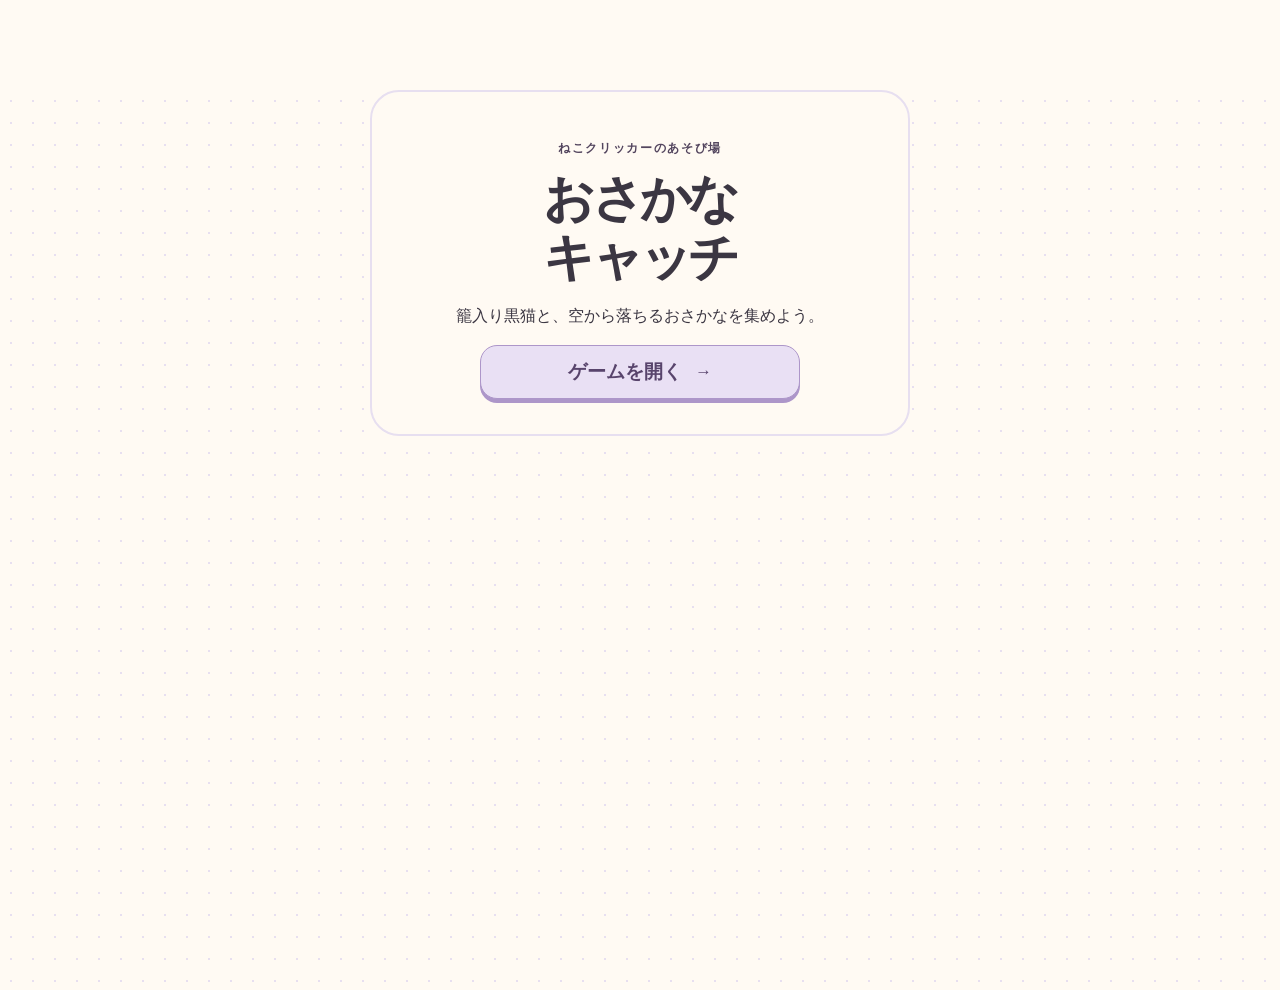
<file: index.html>
<!doctype html>
<html lang="ja">
<meta charset="utf-8">
<meta name="viewport" content="width=device-width, initial-scale=1">
<meta name="theme-color" content="#faf5e9">
<title>ねこクリッカーのあそび場</title>
<link rel="stylesheet" href="./game/black-basket/style.css">
<body>
  <main class="portal">
    <p class="eyebrow">ねこクリッカーのあそび場</p>
    <h1>おさかな<br>キャッチ</h1>
    <p>籠入り黒猫と、空から落ちるおさかなを集めよう。</p>
    <a class="primary" href="./game/black-basket/">ゲームを開く <span aria-hidden="true">→</span></a>
  </main>
</body>
</html>
</file>
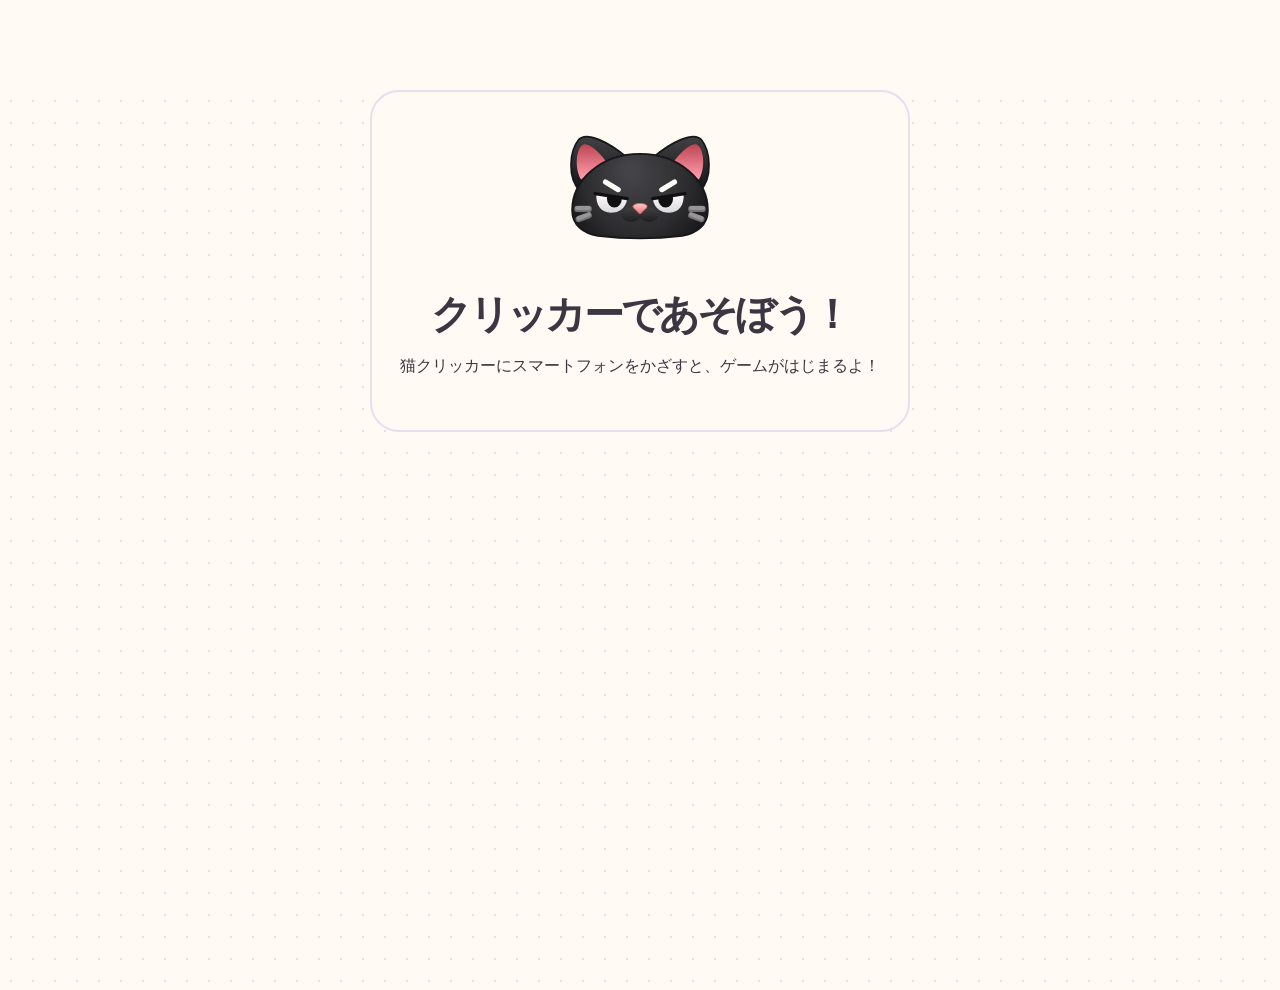
<file: game/black-basket/index.html>
<!doctype html>
<html lang="ja">
<head>
  <meta charset="utf-8">
  <meta name="referrer" content="no-referrer">
  <meta http-equiv="Content-Security-Policy" content="default-src 'self'; script-src 'self'; style-src 'self' 'unsafe-inline'; img-src 'self' data: blob:; connect-src 'self'; worker-src 'self'; object-src 'none'; base-uri 'none'; form-action 'none'">
  <meta name="viewport" content="width=device-width, initial-scale=1, viewport-fit=cover">
  <meta name="theme-color" content="#faf5e9">
  <title>おさかなキャッチ 黒猫版｜ねこクリッカー</title>
  <link rel="manifest" href="./manifest.webmanifest">
  <link rel="icon" href="./assets/black-cat-192.png">
  <link rel="apple-touch-icon" href="./assets/black-cat-192.png">
  <link rel="stylesheet" href="./style.css">
  <script src="./cat-face.js" defer></script>
  <script src="./access.js" defer></script>
</head>
<body>
  <section id="access-guide" class="portal access-guide">
    <canvas id="access-cat" width="200" height="160" aria-label="黒猫"></canvas>
    <h1>クリッカーであそぼう！</h1>
    <p>猫クリッカーにスマートフォンをかざすと、ゲームがはじまるよ！</p>
  </section>
  <dialog id="session-conflict" class="progress-dialog">
    <p>別の画面でゲームが開いています。</p>
    <button id="take-session" class="secondary" type="button">この画面であそぶ</button>
    <button id="close-session" class="secondary" type="button">閉じる</button>
  </dialog>
  <dialog id="resume-dialog" class="progress-dialog">
    <p>ゲームを一時停止しています。</p>
    <button id="resume-game" class="primary" type="button">つづきからあそぶ</button>
  </dialog>
  <main class="app" hidden>
    <header class="toolbar" id="common-header">
      <a href="../../" class="home"><span class="home-icon" aria-hidden="true">⌂</span> ねこクリッカー</a>
      <button id="sound" class="sound" type="button" aria-label="効果音" aria-pressed="false"><span aria-hidden="true">♪</span> <span id="sound-state" aria-hidden="true">OFF</span></button>
    </header>
    <section id="title" class="title">
      <p class="eyebrow">籠入り黒猫のミニゲーム</p>
      <h1>おさかな<span>キャッチ</span></h1>
      <p class="intro">黒猫を動かして、おさかなを集めよう！</p>
    </section>
    <div id="field" class="field">
      <canvas id="scene" aria-label="籠に入った黒猫とおさかな"></canvas>
      <div id="hud" class="hud" hidden>
        <span id="play-stage" class="play-stage"></span>
        <div><span>スコア</span><strong id="score">0</strong></div>
        <div><span>のこり</span><strong id="time">30</strong><small> 秒</small></div>
      </div>
      <div id="power-hud" class="power-hud" hidden>
        <strong id="fever-chip" class="power-chip fever-chip" hidden></strong>
        <span id="magnet-chip" class="power-chip magnet-chip" hidden></span>
        <span id="guard-chip" class="power-chip guard-chip" hidden></span>
      </div>
      <p id="legend-toast" class="legend-toast" role="status" hidden>でんせつの金魚をキャッチ！</p>
      <p id="mission-toast" class="mission-toast" role="status" hidden></p>
      <section id="result" class="result" aria-labelledby="result-title" hidden>
        <div id="confetti" class="confetti" aria-hidden="true"></div>
        <div class="result-card">
          <h2 id="result-title" tabindex="-1">おしまい！</h2>
          <p class="total">今回のスコア <strong id="final-score">0</strong></p>
          <p id="record-badge" class="record-badge" hidden>ハイスコア更新！</p>
          <dl>
            <div><dt>ハイスコア</dt><dd id="final-best">0</dd></div>
            <div><dt>キャッチした魚</dt><dd><span id="final-fish">0</span> 匹</dd></div>
          </dl>
          <dl class="round-progress">
            <div><dt>獲得XP</dt><dd id="earned-xp">—</dd></div>
            <div id="round-rewards-row" hidden><dt>ボーナス</dt><dd id="round-rewards"></dd></div>
            <div><dt><span id="discovery-badge" class="new-badge" hidden>NEW</span> 新しく発見した魚</dt><dd id="new-fish">—</dd></div>
            <div><dt>解除した実績</dt><dd id="new-missions">—</dd></div>
          </dl>
          <p id="aquarium-unlock" class="level-up" hidden>水族館の新しい背景をゲット！</p>
          <p id="level-up" class="level-up" role="status" hidden></p>
          <p id="save-warning" class="save-warning" role="status" hidden>進捗を保存できませんでした。このページを開いたまま次のプレイを終えると再試行します。</p>
          <button id="replay" class="primary" type="button">もういっかい <span aria-hidden="true">↻</span></button>
          <button id="return-title" class="secondary result-back" type="button">タイトルへ戻る</button>
        </div>
      </section>
    </div>
    <section id="menu" class="menu">
      <div class="legend" aria-label="得点">
        <span><i class="fish-mark" aria-hidden="true"></i>さかな <b>+10</b></span>
        <span><i class="fish-mark gold" aria-hidden="true"></i>金のさかな <b>+50</b></span>
        <span><i class="boot-mark" aria-hidden="true"></i>長靴 <b>−20</b></span>
      </div>
      <button id="start" class="primary" type="button">あそぶ！ <span aria-hidden="true">▶</span></button>
      <label class="stage-control" for="stage-choice">ステージ
        <select id="stage-choice"></select>
      </label>
      <p class="best"><span aria-hidden="true">★</span> ハイスコア <strong id="best">0</strong></p>
      <details class="power-guide">
        <summary>フィーバーとアイテム</summary>
        <ul>
          <li>10コンボごとに5秒間、魚の得点が2倍（1プレイ2回まで）</li>
          <li>時計　残り時間 +5秒（1プレイ1回まで）</li>
          <li>磁石　3秒間、近くの魚を引き寄せる</li>
          <li>星　5秒間、長靴の減点とコンボ切断を防ぐ</li>
        </ul>
      </details>
      <div class="profile">
        <div class="progress-row"><strong id="level">Lv. 1</strong><span id="rank"></span><small id="xp-label"></small></div>
        <p id="active-title" class="active-title" hidden></p>
        <progress id="xp-bar" aria-label="次のレベルまでの経験値" max="100" value="0"></progress>
      </div>
      <nav class="progress-actions" aria-label="やり込み">
        <button id="show-missions" class="secondary" type="button">ミッション</button>
        <button id="show-collection" class="secondary" type="button">おさかな図鑑</button>
      </nav>
      <button id="show-aquarium" class="secondary aquarium-link" type="button">マイ水族館</button>
      <div class="profile-links">
        <button id="show-records" type="button">プレイきろく</button>
        <button id="show-settings" type="button">セーブ・引き継ぎ</button>
      </div>
    </section>
    <dialog id="aquarium-dialog" class="aquarium-dialog" aria-labelledby="aquarium-title">
      <header class="aquarium-header">
        <button id="close-aquarium" class="secondary" type="button" autofocus>← 戻る</button>
        <div><h2 id="aquarium-title"><img class="aquarium-mascot" src="./assets/black-cat-192.png" alt="" width="24" height="24"> マイ水族館</h2><p id="aquarium-count"></p></div>
        <button id="view-aquarium" class="quiet-button" type="button" aria-pressed="false">鑑賞</button>
      </header>
      <div id="aquarium-tank" class="aquarium-tank">
        <canvas id="aquarium-canvas" aria-label="魚が泳ぐ水槽。魚をタップして遊べます"></canvas>
        <p id="aquarium-background-name"></p>
      </div>
      <p class="aquarium-tip">魚をタップでごあいさつ。空いているところをタップで鑑賞モード。</p>
      <nav class="aquarium-controls" aria-label="水族館の操作">
        <button id="choose-aquarium-fish" class="secondary" type="button">魚をえらぶ</button>
        <button id="feed-aquarium" class="secondary" type="button">エサをあげる</button>
        <button id="choose-aquarium-background" class="secondary" type="button">背景変更</button>
        <button id="photo-aquarium" class="secondary" type="button">写真を撮る</button>
      </nav>
      <section id="aquarium-fish-panel" class="aquarium-panel" hidden>
        <h3>魚をえらぶ</h3><ul id="aquarium-fish-list"></ul>
      </section>
      <section id="aquarium-background-panel" class="aquarium-panel" hidden>
        <h3>背景変更</h3><ul id="aquarium-background-list"></ul>
      </section>
      <p id="aquarium-status" class="aquarium-status" role="status"></p>
    </dialog>
    <dialog id="player-dialog" class="progress-dialog" aria-labelledby="player-dialog-title">
      <header>
        <button id="close-player" class="secondary" type="button" autofocus>← 戻る</button>
        <h2 id="player-dialog-title"></h2>
      </header>
      <div id="player-records" hidden>
        <dl id="stats-list" class="stats-list"></dl>
        <h3>称号コレクション</h3>
        <label for="title-choice">タイトルに表示する称号</label>
        <select id="title-choice"></select>
        <ul id="title-list" class="title-list"></ul>
      </div>
      <div id="player-settings" hidden>
        <p class="save-intro">ゲームの進み具合は自動で保存されます。スマホを変えるときは、引き継ぎコードを保存してね！</p>
        <dl id="save-overview" class="stats-list"></dl>
        <p id="backup-reminder" class="period-note" hidden>進み具合が増えました。引き継ぎコードを保存しておくと安心です。</p>
        <div class="save-buttons">
          <button id="copy-code" class="secondary" type="button">引き継ぎコードをコピー</button>
          <button id="share-code" class="secondary" type="button">引き継ぎコードを共有</button>
          <button id="save-code-file" class="secondary" type="button">ファイルとして保存</button>
        </div>
        <label id="generated-code-label" class="save-file-label" for="generated-code" hidden>作成したコード</label>
        <textarea id="generated-code" class="code-input" rows="3" readonly hidden></textarea>
        <details id="transfer-restore" class="save-details">
          <summary>引き継ぎコードから復元</summary>
          <label class="save-file-label" for="import-code">保存したコードを貼り付け</label>
          <textarea id="import-code" class="code-input" rows="3" spellcheck="false" autocapitalize="off"></textarea>
          <button id="check-code" class="secondary save-action" type="button">内容を確認</button>
        </details>
        <details class="save-details">
          <summary>詳細設定・JSONファイル</summary>
          <button id="export-save" class="secondary save-action" type="button">セーブデータをバックアップ</button>
          <label class="save-file-label" for="import-save">ファイルから復元</label>
          <input id="import-save" type="file" accept=".json,.txt,application/json,text/plain">
        </details>
        <p class="save-caveat">ブラウザのサイトデータを削除すると、端末内の自動バックアップも消えます。引き継ぎコードやファイルは別の場所に保管してください。</p>
        <section id="restore-preview" class="restore-preview" aria-labelledby="restore-title" hidden>
          <h3 id="restore-title">復元内容を確認</h3>
          <dl id="restore-summaries"></dl>
          <p>復元すると現在の進捗と設定がバックアップの内容に置き換わります。復元前のデータはこの端末に退避します。</p>
          <div class="progress-actions">
            <button id="cancel-restore" class="secondary" type="button">キャンセル</button>
            <button id="confirm-restore" class="secondary" type="button">復元する</button>
          </div>
        </section>
      </div>
      <p id="player-status" class="player-status" role="status"></p>
    </dialog>
    <dialog id="progress-dialog" class="progress-dialog" aria-labelledby="progress-dialog-title">
      <header>
        <button id="back-to-title" class="secondary" type="button" autofocus>← 戻る</button>
        <h2 id="progress-dialog-title"></h2>
        <div id="mission-tabs" class="mission-tabs" role="tablist" aria-label="ミッションの種類" hidden>
          <button type="button" role="tab" id="tab-achievements" aria-controls="mission-panel" aria-selected="true">実績</button>
          <button type="button" role="tab" id="tab-daily" aria-controls="mission-panel" aria-selected="false" tabindex="-1">毎日</button>
          <button type="button" role="tab" id="tab-weekly" aria-controls="mission-panel" aria-selected="false" tabindex="-1">週間</button>
        </div>
        <p id="progress-dialog-summary"></p>
      </header>
      <div id="collection-filters" class="collection-filters" hidden>
        <label>レア度 <select id="filter-rarity"><option value="">すべて</option></select></label>
        <label>ステージ <select id="filter-stage"><option value="">すべて</option></select></label>
      </div>
      <div id="mission-panel"><ul id="progress-list"></ul></div>
      <section id="fish-detail" class="fish-detail" aria-labelledby="fish-detail-title" hidden>
        <button id="back-to-fish" class="secondary" type="button">← 一覧へ</button>
        <h3 id="fish-detail-title" tabindex="-1"></h3>
        <div id="fish-detail-body"></div>
      </section>
    </dialog>
    <section id="menu-screen" class="menu-screen" aria-labelledby="menu-screen-title" hidden>
      <p class="eyebrow">ねこクリッカー</p>
      <h1 id="menu-screen-title">メニュー</h1>
      <div class="menu-list">
        <button type="button" data-menu="records">プレイきろく <span aria-hidden="true">›</span></button>
        <button type="button" data-menu="titles">称号コレクション <span aria-hidden="true">›</span></button>
        <button type="button" data-menu="save">セーブ・引き継ぎ <span aria-hidden="true">›</span></button>
        <button type="button" data-menu="sound">サウンド・設定 <span aria-hidden="true">›</span></button>
        <button type="button" data-menu="help">あそびかた <span aria-hidden="true">›</span></button>
      </div>
      <p class="version-label">おさかなキャッチ Ver.2.4.1</p>
    </section>
    <section id="help-screen" class="menu-screen" hidden>
      <button id="close-help" class="secondary" type="button">← メニュー</button>
      <h2>あそびかた</h2>
      <div class="help-card"><h3>30秒、おさかなを集めよう</h3>
        <p>画面を左右になぞって黒猫を動かそう。パソコンではマウスか左右キーで動かせます。</p>
        <p>普通の魚は10点、金の魚は50点。長靴は−20点です。レア魚の得点は図鑑で確認できます。</p>
        <p>10コンボで5秒間フィーバー！ 魚の得点が2倍になります（1プレイ2回まで）。</p></div>
      <div class="help-card"><h3>うれしいアイテム</h3>
        <p>時計は残り時間を5秒延長。磁石は3秒間、近くの魚を引き寄せます。星は5秒間、長靴をガードします。</p></div>
      <div class="help-card"><h3>集めて、かざろう</h3>
        <p>捕まえたレア魚は図鑑とマイ水族館へ。ステージごとの目標得点を達成すると水族館の背景が増えます。</p>
        <p>進み具合は自動保存されます。スマホを変える前に「セーブ・引き継ぎ」でコードを保存してね。</p></div>
    </section>
    <section id="sound-screen" class="menu-screen" hidden>
      <button id="close-sound" class="secondary" type="button">← メニュー</button>
      <h2>サウンド・設定</h2>
      <div class="help-card"><h3>効果音</h3><p>音符ボタンでオン・オフを切り替えます。</p><div id="sound-slot"></div></div>
      <p class="setting-note">端末の「視差効果を減らす」設定にも対応しています。</p>
    </section>
    <nav id="bottom-nav" class="bottom-nav" aria-label="メイン">
      <button type="button" data-tab="play" aria-current="page"><span class="nav-icon" data-icon="gamepad" aria-hidden="true"></span><span>あそぶ</span></button>
      <button type="button" data-tab="collection"><span class="nav-icon" data-icon="book" aria-hidden="true"></span><span>図鑑</span></button>
      <button type="button" data-tab="aquarium"><span class="nav-icon" data-icon="fish" aria-hidden="true"></span><span>水族館</span></button>
      <button type="button" data-tab="missions"><span class="nav-icon" data-icon="trophy" aria-hidden="true"></span><span>ミッション<span id="mission-dot" class="notification-dot" hidden></span></span></button>
      <button type="button" data-tab="menu"><span class="nav-icon" data-icon="menu" aria-hidden="true"></span><span>メニュー</span></button>
    </nav>
    <p id="save-indicator" class="save-indicator" role="status" hidden></p>
    <p id="instruction" class="instruction" hidden>左右になぞる・マウスを動かす・← → キー</p>
    <noscript>遊ぶにはブラウザの JavaScript を有効にしてください。</noscript>
  </main>
</body>
</html>
</file>
<file: game/black-basket/style.css>
* { box-sizing: border-box; }
[hidden] { display: none !important; }
:root {
  color: #3b3642;
  background: #fffaf3;
  font-family: "Hiragino Maru Gothic ProN", "Yu Gothic", Meiryo, sans-serif;
}
body {
  margin: 0;
  min-height: 100vh;
  background-image: radial-gradient(#e7dff0 1px, transparent 1px);
  background-size: 18px 18px;
}
button, a { -webkit-tap-highlight-color: transparent; }
button { font: inherit; cursor: pointer; }
a { color: inherit; text-decoration: none; }
:focus-visible { outline: 3px solid #78578c; outline-offset: 4px; }
.app {
  width: min(100%, 540px);
  margin-inline: auto;
  padding: max(12px, env(safe-area-inset-top)) 16px max(16px, env(safe-area-inset-bottom));
}
.toolbar { display: flex; align-items: center; justify-content: space-between; gap: 10px; }
.home { font-size: .82rem; font-weight: 800; }
.home-icon { display: inline-grid; place-items: center; background: #e7dff0; width: 30px; height: 30px; border-radius: 50%; font-size: 1.22rem; }
.sound {
  border: 1px solid #e7dff0;
  min-width: 82px;
  min-height: 44px;
  border-radius: 999px;
  background: #fffaf3;
  color: #53455e;
  font-size: .78rem;
  font-weight: 900;
}
.sound[aria-pressed="true"] { background: #e9e0f4; border-color: #ad96c9; }
.sound span:first-child { font-size: 1.02rem; }
.title { text-align: center; margin-block: 15px 17px; }
.eyebrow { font-size: .75rem; letter-spacing: .14em; font-weight: 850; color: #53455e; }
h1 {
  margin: 4px 0 7px;
  font-size: clamp(29px, 8.8vw, 51px);
  font-weight: 1000;
  letter-spacing: -.07em;
  line-height: 1.15;
}
h1 span { color: #ad96c9; }
.intro { margin: 0; font-size: clamp(.72rem, 3.3vw, .94rem); font-weight: 700; }
.field {
  isolation: isolate;
  position: relative;
  height: clamp(215px, 42vh, 365px);
  height: clamp(215px, 42svh, 365px);
  overflow: hidden;
  border: 2px solid #ad96c9;
  border-radius: 29px;
  background: #e9e0f4;
  box-shadow: 0 4px 0 #ad96c9;
}
canvas { display: block; width: 100%; height: 100%; }
.menu { text-align: center; }
.legend {
  margin: 15px 0 13px;
  display: flex;
  justify-content: center;
  gap: 5px;
  flex-wrap: wrap;
}
.legend span {
  display: inline-flex;
  align-items: center;
  gap: 4px;
  border: 1px solid #e7dff0;
  background: #fffaf3;
  border-radius: 999px;
  padding: 5px 7px;
  font-size: clamp(.61rem, 2.65vw, .75rem);
  white-space: nowrap;
}
.fish-mark, .boot-mark { display: inline-block; width: 14px; height: 11px; background: #ad96c9; }
.fish-mark { clip-path: polygon(0 50%, 24% 12%, 53% 9%, 74% 35%, 100% 12%, 100% 88%, 74% 65%, 53% 91%, 24% 88%); }
.gold { background: #bd820e; }
.boot-mark { background: #78578c; clip-path: polygon(45% 0, 90% 0, 90% 95%, 0 95%, 0 65%, 45% 52%); }
.primary {
  display: inline-flex;
  justify-content: center;
  align-items: center;
  gap: 13px;
  min-height: 54px;
  width: min(100%, 320px);
  border: 1px solid #ad96c9;
  border-radius: 17px;
  padding: 8px 15px;
  background: #e9e0f4;
  color: #58446c;
  font-size: 1.2rem;
  font-weight: 900;
  box-shadow: 0 4px 0 #ad96c9;
}
.primary:hover { background: #e9e0f4; }
.primary:active { transform: translateY(2px); box-shadow: 0 2px 0 #ad96c9; }
.primary span { font-size: .87em; }
.best, .instruction { margin: 13px 0 0; font-size: .81rem; font-weight: 750; text-align: center; }
.best span { color: #a26b1c; }
.best strong { margin-left: 5px; }
body.playing { position: fixed; inset: 0; overflow: hidden; overscroll-behavior: none; touch-action: none; }
.playing .field, .finished .field {
  margin-top: 10px;
  height: min(690px, calc(100vh - 112px));
  height: min(690px, calc(100dvh - 112px - env(safe-area-inset-top) - env(safe-area-inset-bottom)));
}
.playing canvas { touch-action: none; user-select: none; -webkit-user-select: none; }
.hud {
  position: absolute;
  inset: 10px 10px auto;
  display: flex;
  justify-content: space-between;
  pointer-events: none;
}
.hud div {
  padding: 6px 10px;
  min-width: 83px;
  border-radius: 13px;
  background: #fffaf3;
  border: 1px solid #ad96c9;
  text-align: center;
  font-weight: 800;
}
.hud span { display: block; font-size: .7rem; }
.hud strong { font-size: 1.32rem; font-variant-numeric: tabular-nums; }
.result { position: absolute; inset: 0; display: grid; align-items: safe center; justify-items: center; padding: 12px; overflow: auto; background: #e9e0f4e0; }
.finished .field { min-height: 285px; }
.result-card { width: min(100%, 305px); padding: 13px 16px 19px; text-align: center; background: #fffaf3; border: 2px solid #b9a8cc; border-radius: 23px; box-shadow: 0 5px 0 #ad96c9; }
.result h2 { margin: 0; font-size: 1.65rem; }
.total { margin: 2px 0 4px; font-weight: 800; }
.total strong { display: block; line-height: 1.15; font-size: 2.55rem; color: #78578c; }
dl { margin: 5px 0 12px; }
dl div { display: flex; justify-content: space-between; gap: 10px; padding: 4px 2px; border-bottom: 1px dashed #e7dff0; font-size: .86rem; }
dd { margin: 0; font-weight: 800; }
.portal { width: min(calc(100% - 32px), 540px); margin: 10vh auto; border: 2px solid #e7dff0; border-radius: 29px; padding: 35px 20px; text-align: center; background: #fffaf3; }
.portal p { line-height: 1.6; }
@media (max-height: 430px) and (orientation: landscape) {
  .playing .app { padding-block: 3px; }
  .playing .field { height: calc(100dvh - 76px); margin-top: 3px; }
  .playing .instruction { margin-top: 3px; }
}

body:not(.playing):not(.finished) .field {
  height: clamp(215px, 36vh, 345px);
  height: clamp(215px, 36svh, 345px);
}
.profile {
  width: min(100%, 366px);
  margin: 12px auto 8px;
  padding: 8px 12px 9px;
  border: 1px solid #e7dff0;
  border-radius: 15px;
  background: #fffaf3;
  text-align: left;
}
.progress-row { display: flex; align-items: baseline; justify-content: space-between; flex-wrap: wrap; gap: 5px 8px; }
.profile strong { color: #78578c; }
.profile span, .profile small { font-size: .76rem; font-weight: 750; }
progress {
  display: block;
  appearance: none;
  -webkit-appearance: none;
  width: 100%;
  height: 8px;
  margin-top: 6px;
  border: 0;
  border-radius: 999px;
  overflow: hidden;
  background: #e7dff0;
  accent-color: #ad96c9;
}
progress::-webkit-progress-bar { background: #e7dff0; }
progress::-webkit-progress-value { background: #ad96c9; border-radius: 999px; }
progress::-moz-progress-bar { background: #ad96c9; border-radius: 999px; }
.progress-actions {
  width: min(100%, 366px);
  margin-inline: auto;
  display: grid;
  grid-template-columns: repeat(2, minmax(0, 1fr));
  gap: 8px;
}
.secondary {
  min-height: 44px;
  padding: 6px 9px;
  border: 1px solid #ad96c9;
  border-radius: 13px;
  color: #58446c;
  background: #e9e0f4;
  font-size: .83rem;
  font-weight: 850;
}
.secondary:hover { background: #e9e0f4; }
.progress-dialog {
  width: min(calc(100% - 22px), 510px);
  max-height: 86vh;
  max-height: 86dvh;
  padding: 0 12px 14px;
  border: 2px solid #b9a8cc;
  border-radius: 23px;
  color: inherit;
  background: #fffaf3;
  overscroll-behavior: contain;
}
.progress-dialog::backdrop { background: #3b364279; }
.progress-dialog header {
  position: sticky;
  top: 0;
  padding: 10px 0;
  background: #fffaf3;
}
.progress-dialog h2 { margin: 6px 0 0; text-align: center; font-size: 1.35rem; }
.progress-dialog p { margin: 4px 0; font-size: .76rem; }
#progress-dialog-summary { text-align: center; font-weight: 800; }
.mission-list, .collection-grid { list-style: none; padding: 0; margin: 0; display: grid; gap: 8px; }
.collection-grid { grid-template-columns: repeat(2, minmax(0, 1fr)); }
.mission-card, .collection-card {
  min-width: 0;
  border: 1px solid #e7dff0;
  border-radius: 14px;
  background: #fffaf3;
  padding: 9px;
}
.collection-card { text-align: center; overflow-wrap: anywhere; }
.collection-card canvas { height: auto; width: 100%; max-width: 145px; margin-inline: auto; }
.collection-card strong, .mission-card strong { font-size: .9rem; }
.badge, .fish-stars { color: #53455e; font-weight: 900; }
.badge { border-radius: 999px; background: #e7dff0; padding: 2px 7px; font-size: .7rem; }
.mission-toast {
  position: absolute;
  inset: 77px 9px auto;
  max-width: 380px;
  margin: 0 auto;
  padding: 8px 10px;
  border: 1px solid #b98262;
  border-radius: 12px;
  background: #fffaf3;
  text-align: center;
  font-weight: 800;
  font-size: .77rem;
  pointer-events: none;
}
.round-progress dt { flex: 0 0 7.3rem; text-align: left; }
.round-progress dd { text-align: right; overflow-wrap: anywhere; }
.level-up, .save-warning { margin: 5px 0 10px; font-size: .79rem; }
.level-up {
  padding: 6px;
  border-radius: 9px;
  background: #e7dff0;
  color: #53455e;
  font-weight: 900;
  animation: level-arrival .45s ease-out;
}
.primary:disabled { opacity: .65; cursor: wait; }

.result-back { display: block; width: 100%; margin-top: 10px; }

.power-guide {
  width: min(100%, 366px);
  margin: 9px auto 0;
  border: 1px solid #e7dff0;
  border-radius: 12px;
  background: #fffaf3;
  text-align: left;
  font-size: .79rem;
}
.power-guide summary { padding: 8px 12px; cursor: pointer; font-weight: 800; }
.power-guide ul { margin: 0 10px 9px; padding-left: 1.35rem; line-height: 1.65; }
.power-hud {
  position: absolute;
  inset: 77px 6px auto;
  display: flex;
  justify-content: center;
  align-items: center;
  flex-wrap: wrap;
  gap: 4px;
  pointer-events: none;
}
.power-chip {
  padding: 3px 6px;
  border: 1px solid #ad96c9;
  border-radius: 999px;
  color: #3b3642;
  background: #fffaf3;
  font-size: .69rem;
  font-weight: 900;
  white-space: nowrap;
}
.fever-chip { background: #e7dff0; color: #58446c; border-color: #ad96c9; letter-spacing: .02em; }
.magnet-chip { background: #e9e0f4; border-color: #ad96c9; }
.guard-chip { background: #faf5e9; border-color: #b9a8cc; }
.legend-toast {
  position: absolute;
  z-index: 1;
  inset: 114px 10px auto;
  width: fit-content;
  max-width: calc(100% - 20px);
  margin: 0 auto;
  padding: 6px 9px;
  border: 1px solid #be8940;
  border-radius: 11px;
  color: #53455e;
  background: #e7dff0;
  font-weight: 900;
  text-align: center;
  font-size: .88rem;
  pointer-events: none;
}
.power-hud:not([hidden]) ~ .mission-toast { top: 108px; }
.legend-toast:not([hidden]) ~ .mission-toast { top: 153px; }
.new-badge {
  display: inline-block;
  padding: 1px 4px;
  border-radius: 4px;
  background: #e7dff0;
  color: #53455e;
  font-size: .68rem;
  font-weight: 900;
}
.record-badge {
  width: fit-content;
  margin: 3px auto 5px;
  padding: 2px 9px;
  border-radius: 999px;
  background: #e7dff0;
  color: #53455e;
  font-size: .76rem;
  font-weight: 900;
}
.level-up { position: relative; border: 1px solid #dfae56; animation-duration: .6s; }
.level-up::before, .level-up::after { content: "✦"; padding-inline: 5px; color: #53455e; }
@keyframes level-arrival {
  0% { opacity: .25; transform: scale(.82); }
  64% { opacity: 1; transform: scale(1.05); }
  100% { opacity: 1; transform: scale(1); }
}
.confetti { position: absolute; z-index: 2; inset: 0; height: 100%; overflow: hidden; pointer-events: none; }
.confetti span {
  position: absolute;
  top: -12px;
  left: var(--x);
  width: 7px;
  height: 10px;
  border-radius: 2px;
  animation: confetti-fall 1.8s var(--delay) ease-out both;
}
@keyframes confetti-fall {
  from { transform: translate3d(0, 0, 0) rotate(0); opacity: .95; }
  to { transform: translate3d(var(--drift), min(72vh, 560px), 0) rotate(500deg); opacity: 0; }
}
@media (prefers-reduced-motion: reduce) {
  .level-up, .confetti span { animation: none; }
}

.profile-links {
  display: flex;
  justify-content: center;
  flex-wrap: wrap;
  column-gap: 14px;
  margin-top: 1px;
}
.profile-links button {
  min-height: 44px;
  padding: 5px 9px;
  border: 0;
  background: transparent;
  color: #58446c;
  text-decoration: underline;
  font-size: .79rem;
  font-weight: 800;
}
.active-title { margin: 5px 0 2px; color: #78578c; font-size: .78rem; font-weight: 850; }
.mission-tabs {
  display: grid;
  grid-template-columns: repeat(3, minmax(0, 1fr));
  gap: 4px;
  margin: 8px 0;
}
.mission-tabs button {
  min-height: 44px;
  padding: 4px;
  border: 1px solid #ad96c9;
  border-radius: 11px;
  color: #58446c;
  background: #e4f2f1;
  font-size: .78rem;
  font-weight: 800;
}
.mission-tabs [aria-selected="true"] { border-color: #ad96c9; color: #58446c; background: #e9e0f4; }
.period-note {
  padding: 7px 9px;
  border-radius: 8px;
  color: #53455e;
  background: #faf5e9;
  font-size: .75rem;
}
#player-dialog h3 { margin: 13px 0 7px; font-size: 1rem; }
.stats-list { margin-top: 0; padding: 4px 8px; border: 1px solid #e7dff0; border-radius: 12px; background: #fffaf3; }
#player-dialog dt, #player-dialog dd { overflow-wrap: anywhere; }
#player-dialog dd { text-align: right; }
#title-choice {
  display: block;
  width: 100%;
  min-height: 44px;
  margin-top: 5px;
  padding: 5px 8px;
  border: 1px solid #ad96c9;
  border-radius: 10px;
  background: #fffaf3;
  color: inherit;
  font: inherit;
}
#player-dialog label, .title-list { font-size: .79rem; }
.title-list { list-style: none; padding: 0; margin: 6px 0; }
.title-list li { padding: 7px 3px; border-bottom: 1px dashed #e7dff0; }
.title-list .earned { color: #78578c; font-weight: 850; }
.save-action { display: block; width: 100%; margin: 11px 0; }
.save-file-label { display: block; font-weight: 850; margin: 12px 0 5px; }
#import-save { width: 100%; max-width: 100%; min-height: 44px; }
.restore-preview { padding: 4px 9px 10px; border: 1px solid #b9a8cc; border-radius: 12px; background: #fffaf3; }
.restore-preview dt { flex: 0 0 5.8rem; }
.restore-preview .progress-actions { margin-top: 8px; }
#confirm-restore { color: #58446c; background: #e9e0f4; border-color: #ad96c9; }
#player-status { margin-top: 9px; font-weight: 800; }
#player-status:empty { display: none; }

.stage-control {
  display: flex;
  align-items: center;
  justify-content: space-between;
  gap: 8px;
  width: min(100%, 320px);
  margin: 11px auto 0;
  text-align: left;
  font-size: .79rem;
  font-weight: 800;
}
.stage-control select, .collection-filters select {
  min-width: 0;
  min-height: 44px;
  padding: 4px 7px;
  border: 1px solid #ad96c9;
  border-radius: 10px;
  background: #e8f4f1;
  color: #58446c;
  font: inherit;
}
.stage-control select { flex: 1; }
.hud .play-stage {
  position: absolute;
  top: 5px;
  left: 50%;
  max-width: calc(100% - 175px);
  transform: translateX(-50%);
  padding: 4px 7px;
  border-radius: 999px;
  background: #fffaf3;
  color: #53455e;
  font-size: .68rem;
  font-weight: 850;
  text-align: center;
}
.collection-filters { display: grid; grid-template-columns: 1fr 1fr; gap: 7px; margin: 0 0 9px; }
.collection-filters label { display: flex; flex-direction: column; gap: 3px; min-width: 0; font-size: .75rem; font-weight: 800; }
.collection-card:has(.fish-entry) { padding: 0; }
.fish-entry {
  display: block;
  width: 100%;
  height: 100%;
  min-height: 44px;
  padding: 7px 5px;
  border: 0;
  border-radius: inherit;
  background: transparent;
  color: inherit;
  overflow-wrap: anywhere;
}
.fish-entry:hover { background: #eff7f5; }
.fish-entry .fish-hint { color: #53455e; line-height: 1.35; font-size: .68rem; }
.fish-detail { padding: 8px 8px 12px; }
.fish-detail h3 { margin: 6px 0 0; text-align: center; font-size: 1.15rem; }
.fish-detail canvas { width: min(100%, 300px); height: auto; margin: 0 auto; }
.fish-detail p { padding: 4px; text-align: center; }

.save-intro { line-height: 1.65; }
.save-buttons { display: grid; gap: 6px; margin: 10px 0; }
.save-details { margin: 8px 0; padding: 8px; border: 1px solid #e7dff0; border-radius: 10px; }
.save-details summary { cursor: pointer; font-size: .8rem; font-weight: 800; }
.code-input {
  display: block;
  width: 100%;
  min-height: 62px;
  padding: 6px;
  color: #58446c;
  background: #fffaf3;
  border: 1px solid #ad96c9;
  border-radius: 8px;
  overflow-wrap: anywhere;
  resize: vertical;
  font: 12px ui-monospace, monospace;
}
.save-caveat { color: #53455e; line-height: 1.5; }
.save-indicator {
  z-index: 10;
  position: fixed;
  right: max(10px, env(safe-area-inset-right));
  bottom: max(10px, env(safe-area-inset-bottom));
  max-width: min(315px, calc(100% - 20px));
  margin: 0;
  padding: 5px 8px;
  border-radius: 9px;
  border: 1px solid #ad96c9;
  background: #e7dff0;
  color: #58446c;
  font-size: .71rem;
  font-weight: 800;
  pointer-events: none;
}
.save-indicator.save-error { border-color: #ad96c9; background: #fffaf3; color: #58446c; }

.aquarium-link { width: min(100%,366px); margin: 9px auto 0; }
.aquarium-dialog {
  width: min(calc(100% - 14px), 550px);
  max-height: 95vh;
  max-height: 95dvh;
  padding: 10px;
  border: 2px solid #ad96c9;
  border-radius: 22px;
  color: #3b3642;
  background: #fffaf3;
  overscroll-behavior: contain;
}
.aquarium-dialog::backdrop { background: #3b364289; }
.aquarium-header { display: flex; align-items: center; justify-content: space-between; gap: 5px; margin-bottom: 9px; }
.aquarium-header h2 { margin: 0; font-size: clamp(1rem,4vw,1.3rem); }
.aquarium-header p { margin: 3px 0 0; font-size: .73rem; text-align: center; }
.quiet-button { min-height: 44px; border: 0; border-radius: 9px; background: #e2efeb; color: #58446c; font: inherit; font-size: .75rem; padding: 6px; }
.aquarium-tank { position: relative; height: clamp(260px,58vh,570px); height: clamp(260px,58svh,570px); overflow: hidden; border: 2px solid #ad96c9; border-radius: 21px; background: #e9e0f4; }
#aquarium-canvas { width: 100%; height: 100%; touch-action: none; }
#aquarium-background-name { position: absolute; top: 10px; left: 50%; transform: translateX(-50%); width: max-content; max-width: 90%; margin: 0; padding: 4px 13px; border-radius: 999px; background: #fffaf3ce; font-size: .75rem; pointer-events: none; font-weight: 800; }
.aquarium-tip { margin: 7px 1px; font-size: .66rem; color: #53455e; text-align: center; }
.aquarium-controls { display: grid; grid-template-columns: repeat(2,minmax(0,1fr)); gap: 6px; }
.aquarium-panel { margin-top: 10px; padding: 9px; background: #fffaf3; border: 1px solid #e7dff0; border-radius: 14px; }
.aquarium-panel h3 { margin: 0 0 7px; font-size: .95rem; }
.aquarium-panel ul { padding: 0; margin: 0; list-style: none; }
.exhibit-row { display: flex; gap: 5px; align-items: center; padding: 7px 0; border-bottom: 1px dashed #e7dff0; }
.exhibit-row canvas { width: 47px; height: 34px; flex: 0 0 47px; }
.exhibit-label { flex: 1; min-width: 0; }
.exhibit-label strong { font-size: .72rem; display: block; }
.exhibit-label small { font-size: .66rem; }
.exhibit-row button { min-width: 40px; padding-inline: 5px; }
#aquarium-background-list { display: grid; gap: 5px; }
#aquarium-background-list button { width: 100%; }
#aquarium-background-list [aria-pressed="true"] { background: #e9e0f4; border-color: #ad96c9; }
.aquarium-status { margin: 9px 1px 0; font-size: .76rem; line-height: 1.5; }
.aquarium-status:empty { display: none; }
.aquarium-dialog.viewing .aquarium-controls, .aquarium-dialog.viewing .aquarium-tip, .aquarium-dialog.viewing .aquarium-status { display: none; }
.aquarium-dialog.viewing .aquarium-tank { height: min(78dvh,700px); }

/* Shared screens and navigation. Storage and gameplay remain in their original modules. */
body { background-size: 22px 22px; }
.app { width: min(100%, 560px); padding: max(10px,env(safe-area-inset-top)) 14px calc(91px + env(safe-area-inset-bottom)); }
.legacy-links { display: none !important; }
#common-header {
  position: sticky;
  top: 0;
  z-index: 5;
  margin: -10px -14px 14px;
  padding: 10px 14px 9px;
  gap: 10px;
  border-bottom: 1px solid #e7dff0;
  background: #fffaf3f7;
  backdrop-filter: blur(8px);
}
#common-header .profile { width: auto; flex: 1; min-width: 0; margin: 0; padding: 0; background: transparent; border: 0; border-radius: 0; }
.header-player { display: flex; align-items: baseline; gap: 8px; min-width: 0; }
.header-player #level { flex: 0 0 auto; font-size: 1rem; }
.header-player #rank, .header-player #active-title { min-width: 0; overflow: hidden; text-overflow: ellipsis; white-space: nowrap; margin: 0; font-size: .69rem; font-weight: 750; color: #53455e; }
.header-xp { display: flex; align-items: center; gap: 7px; margin-top: 5px; }
.header-xp progress { margin: 0; flex: 1; height: 5px; min-width: 30px; }
#common-header #xp-label { flex: 0 0 auto; color: #53455e; font-size: .58rem; }
.header-save { flex: 0 0 auto; max-width: 95px; color: #58446c; font-size: .61rem; font-weight: 800; padding-left: 9px; border-left: 1px solid #e7dff0; }
.header-save::before { content: ""; display: inline-block; width: 5px; height: 5px; border-radius: 50%; margin-right: 4px; background: #78578c; vertical-align: middle; }
.header-save.has-error { color: #78578c; }
.header-save.has-error::before { background: #ad96c9; }
.bottom-nav {
  position: fixed;
  inset: auto 0 0;
  z-index: 20;
  display: grid;
  grid-template-columns: repeat(5,minmax(0,1fr));
  max-width: 560px;
  margin-inline: auto;
  padding: 6px 7px max(8px,env(safe-area-inset-bottom));
  border-top: 1px solid #b9a8cc;
  background: #fffaf3fa;
  box-shadow: 0 -4px 15px #53455e20;
}
.bottom-nav button {
  position: relative;
  display: flex;
  flex-direction: column;
  justify-content: center;
  align-items: center;
  gap: 3px;
  min-height: 54px;
  min-width: 0;
  padding: 5px 1px;
  border: 0;
  border-radius: 12px;
  background: transparent;
  color: #53455e;
  font-family: inherit;
  font-size: clamp(.61rem,2.7vw,.72rem);
  font-weight: 800;
  white-space: nowrap;
}
.bottom-nav [aria-current="page"] { color: #78578c; background: #e9e0f4; }
.ui-icon { display: inline-block; width: 24px; height: 24px; flex: 0 0 auto; }
.nav-icon { display: flex; height: 24px; }
.notification-dot { position: absolute; top: 6px; right: 25%; width: 7px; height: 7px; border-radius: 50%; background: #ad96c9; border: 1px solid #fffaf3; }
.main-tab[open] {
  display: block;
  position: static;
  inset: auto;
  width: 100%;
  max-width: none;
  max-height: none;
  margin: 0;
  padding: 0;
  border: 0;
  border-radius: 0;
  background: transparent;
  color: #3b3642;
  overflow: visible;
}
.main-tab::backdrop { background: transparent; }
.main-tab .tab-back { display: none; }
#progress-dialog.main-tab > header, #player-dialog.main-tab > header {
  position: static;
  padding: 2px 0 12px;
  background: transparent;
}
.main-tab h2, .menu-screen h1 { margin: 4px 0 12px; text-align: left; letter-spacing: .01em; font-size: 1.45rem; }
#progress-dialog-summary { text-align: left; margin: 7px 0 0; color: #53455e; font-size: .77rem; }
.title { margin: 9px 0 14px; }
.title .eyebrow { margin: 0 0 6px; font-size: .66rem; letter-spacing: .09em; }
.title h1 { font-size: clamp(29px,8.8vw,45px); }
.title .intro { font-size: .72rem; font-weight: 600; color: #53455e; }
body:not(.playing):not(.finished) #field { height: clamp(190px,29svh,260px); border-radius: 24px; }
#menu { display: flex; flex-direction: column; align-items: stretch; }
#start { order: 2; align-self: center; width: 100%; max-width: none; min-height: 58px; font-size: 1.3rem; border-radius: 17px; margin-top: 11px; }
#menu .best { order: 3; margin-top: 13px; font-size: .75rem; }
.stage-cards {
  order: 1;
  display: flex;
  overflow-x: auto;
  gap: 8px;
  margin-top: 15px;
  padding: 3px 2px 9px;
  scroll-snap-type: x proximity;
  scrollbar-width: thin;
  scrollbar-color: #b9a8cc transparent;
  overscroll-behavior-x: contain;
}
.stage-card {
  flex: 0 0 115px;
  min-width: 0;
  padding: 0 0 7px;
  border: 1px solid #b9a8cc;
  border-radius: 13px;
  background: #fffaf3;
  color: #3b3642;
  overflow: hidden;
  text-align: left;
  scroll-snap-align: start;
}
.stage-card canvas { width: 100%; height: 39px; }
.stage-card strong { display: block; padding: 6px 8px 2px; font-size: .73rem; }
.stage-card small { display: block; padding: 0 8px; font-size: .63rem; color: #53455e; }
.stage-card[aria-pressed="true"] { border: 2px solid #ad96c9; background: #fffaf3; }
.stage-card:disabled { opacity: .66; cursor: default; }
.stage-card:disabled canvas { filter: grayscale(.65); }
.stage-card .stage-cleared { color: #58446c; }
.collection-filters { margin: 0 0 12px; gap: 9px; }
.collection-filters label { color: #53455e; font-size: .72rem; }
.collection-filters select { background: #fffaf3; }
.collection-grid { gap: 9px; }
.collection-card { border-color: #e7dff0; border-radius: 16px; }
.collection-card canvas { max-width: 130px; }
.fish-entry { position: relative; padding: 9px 6px 11px; min-height: 151px; }
.fish-entry strong { display: block; font-size: .75rem; line-height: 1.5; }
.fish-entry .new-badge { position: absolute; top: 8px; right: 8px; }
.fish-entry .fish-hint { max-width: 15em; margin: 5px auto 0; font-size: .62rem; }
.fish-entry p { font-size: .68rem; }
.fish-detail { padding: 0; }
.fish-detail h3 { margin-top: 18px; }
.fish-detail p { font-size: .85rem; line-height: 1.7; }
#fish-detail-body { background: #fffaf3; border: 1px solid #e7dff0; border-radius: 18px; margin-top: 12px; padding: 13px 10px; }
.screen-tabs { display: grid; grid-template-columns: repeat(3,minmax(0,1fr)); gap: 5px; width: 100%; }
.mission-tabs { display: block; margin: 0 0 12px; }
.mission-tabs button { width: 100%; border-radius: 12px; background: #e7efea; border-color: #b9a8cc; }
.mission-tabs [aria-selected="true"] { background: #e9e0f4; color: #78578c; border-color: #ad96c9; }
.mission-card { padding: 13px 12px; border-radius: 15px; border-color: #e7dff0; }
.mission-card .progress-row { align-items: flex-start; }
.mission-card strong { font-size: .84rem; }
.mission-card p { margin: 8px 0; font-size: .73rem; color: #53455e; }
.mission-card progress { height: 7px; }
.badge { background: #e7dff0; color: #53455e; font-size: .65rem; }
.aquarium-dialog.main-tab[open] { padding: 0; }
.aquarium-header { margin: 0 0 10px; min-height: 41px; }
.aquarium-header h2 { font-size: 1.35rem; margin: 0; }
.aquarium-header p { text-align: left; }
.aquarium-tank { height: max(285px,calc(100svh - 320px - env(safe-area-inset-bottom))); max-height: 630px; border-radius: 20px; }
.aquarium-tip { font-size: .6rem; margin-block: 7px; }
.aquarium-controls { grid-template-columns: repeat(4,minmax(0,1fr)); gap: 5px; }
.aquarium-controls button { display: flex; flex-direction: column; align-items: center; justify-content: center; gap: 5px; min-height: 66px; padding: 7px 1px; font-size: clamp(.59rem,2.5vw,.71rem); font-weight: 800; }
.aquarium-controls .ui-icon { width: 23px; height: 23px; }
.aquarium-panel:not([hidden]) {
  position: fixed;
  z-index: 25;
  left: 50%;
  bottom: calc(72px + env(safe-area-inset-bottom));
  transform: translateX(-50%);
  width: min(calc(100% - 20px),530px);
  max-height: min(58svh,500px);
  margin: 0;
  padding: 14px 12px;
  overflow-y: auto;
  border: 1px solid #b9a8cc;
  border-radius: 22px 22px 12px 12px;
  box-shadow: 0 -12px 60px #3b364240;
  background: #fffaf3;
  overscroll-behavior: contain;
}
.sheet-header { display: flex; justify-content: space-between; align-items: center; position: sticky; top: -14px; padding: 8px 0; background: #fffaf3; z-index: 1; }
.sheet-header button { min-width: 44px; min-height: 44px; border: 1px solid #e7dff0; border-radius: 50%; background: #fffaf3; color: #53455e; font-size: 1.1rem; }
.sheet-header h3 { margin: 0; }
#aquarium-background-list { grid-template-columns: repeat(2,minmax(0,1fr)); gap: 9px; }
#aquarium-background-list button { padding: 0 0 8px; overflow: hidden; min-width: 0; font-size: .8rem; }
#aquarium-background-list canvas { width: 100%; height: 65px; display: block; margin-bottom: 7px; }
#aquarium-background-list small { display: block; padding: 5px 3px 0; font-size: .63rem; color: #53455e; }
#aquarium-background-list [aria-pressed="true"] { border: 2px solid #ad96c9; }
.ui-viewing #common-header, .ui-viewing #bottom-nav, .ui-viewing .aquarium-header, .ui-viewing .aquarium-tip { display: none; }
.ui-viewing .app { padding: 6px; }
.ui-viewing .aquarium-tank { height: calc(100dvh - 16px); max-height: none; border-radius: 15px; }
.ui-viewing #aquarium-background-name { opacity: .5; }
.menu-screen > .eyebrow { margin: 5px 0; }
.menu-list { display: grid; gap: 9px; }
.menu-list button { display: flex; justify-content: space-between; align-items: center; width: 100%; min-height: 64px; border: 1px solid #e7dff0; border-radius: 16px; padding: 12px 16px; background: #fffaf3; color: #3b3642; font-family: inherit; font-size: .94rem; font-weight: 800; text-align: left; }
.menu-list span { font-size: 1.4rem; color: #53455e; }
.version-label { color: #53455e; font-size: .7rem; margin: 19px 0; text-align: center; }
.help-card { padding: 14px 13px; background: #fffaf3; border: 1px solid #e7dff0; border-radius: 16px; margin: 12px 0; }
.help-card h3 { margin: 0; font-size: .95rem; }
.help-card p, .setting-note { font-size: .84rem; line-height: 1.8; }
.help-card p:last-child { margin-bottom: 0; }
#player-dialog header h2 { margin-top: 15px; }
#player-records.records-only > h3, #player-records.records-only > label, #player-records.records-only > select, #player-records.records-only > ul { display: none; }
#player-records.titles-only #stats-list { display: none; }
.stats-list { padding: 7px 12px; background: #fffaf3; border-radius: 15px; }
.stats-list div { padding-block: 9px; font-size: .79rem; }
.stats-list dt { max-width: 58%; }
.stats-list dd { min-width: 0; max-width: 60%; }
.save-intro { font-size: .83rem; color: #53455e; line-height: 1.8; margin: 0 0 13px; }
.save-buttons { grid-template-columns: repeat(2,minmax(0,1fr)); }
.save-buttons button { font-size: .77rem; min-height: 54px; padding: 8px 5px; }
.save-main-action { background: #e9e0f4; color: #78578c; border-color: #ad96c9; }
#save-code-file { grid-column: 1 / -1; min-height: 44px; background: #fffaf3; border-color: #e7dff0; color: #53455e; }
.save-details { background: #fffaf3; border-radius: 15px; padding: 11px; }
.save-details summary { min-height: 31px; line-height: 31px; font-size: .83rem; }
.code-input { min-height: 86px; font-size: .74rem; }
.save-caveat { font-size: .72rem; }
.restore-preview { margin-top: 12px; }
#save-indicator { bottom: calc(82px + env(safe-area-inset-bottom)); }
.ui-game #save-indicator { bottom: max(10px,env(safe-area-inset-bottom)); }
.ui-game .app { padding-bottom: max(12px,env(safe-area-inset-bottom)); }
.ui-game #field { margin-top: 0; height: calc(100dvh - 65px - env(safe-area-inset-top) - env(safe-area-inset-bottom)); max-height: 790px; }
.secondary:disabled, .quiet-button:disabled { color: #53455e; border-color: #b9a8cc; background: #e7dff0; opacity: .75; cursor: default; }
button, select, summary, input[type="file"] { touch-action: manipulation; }
:focus-visible { outline: 3px solid #78578c; outline-offset: 3px; }
@media (min-width: 700px) {
  #common-header { border-radius: 0 0 16px 16px; }
  .collection-grid { grid-template-columns: repeat(3,minmax(0,1fr)); }
}

.aquarium-mascot { border-radius: 50%; vertical-align: middle; }

.access-guide { text-align: center; }
.access-guide canvas { width: 200px; height: 160px; margin: 0 auto; }
.access-guide h1 { font-size: clamp(25px, 7vw, 40px); }
</file>
